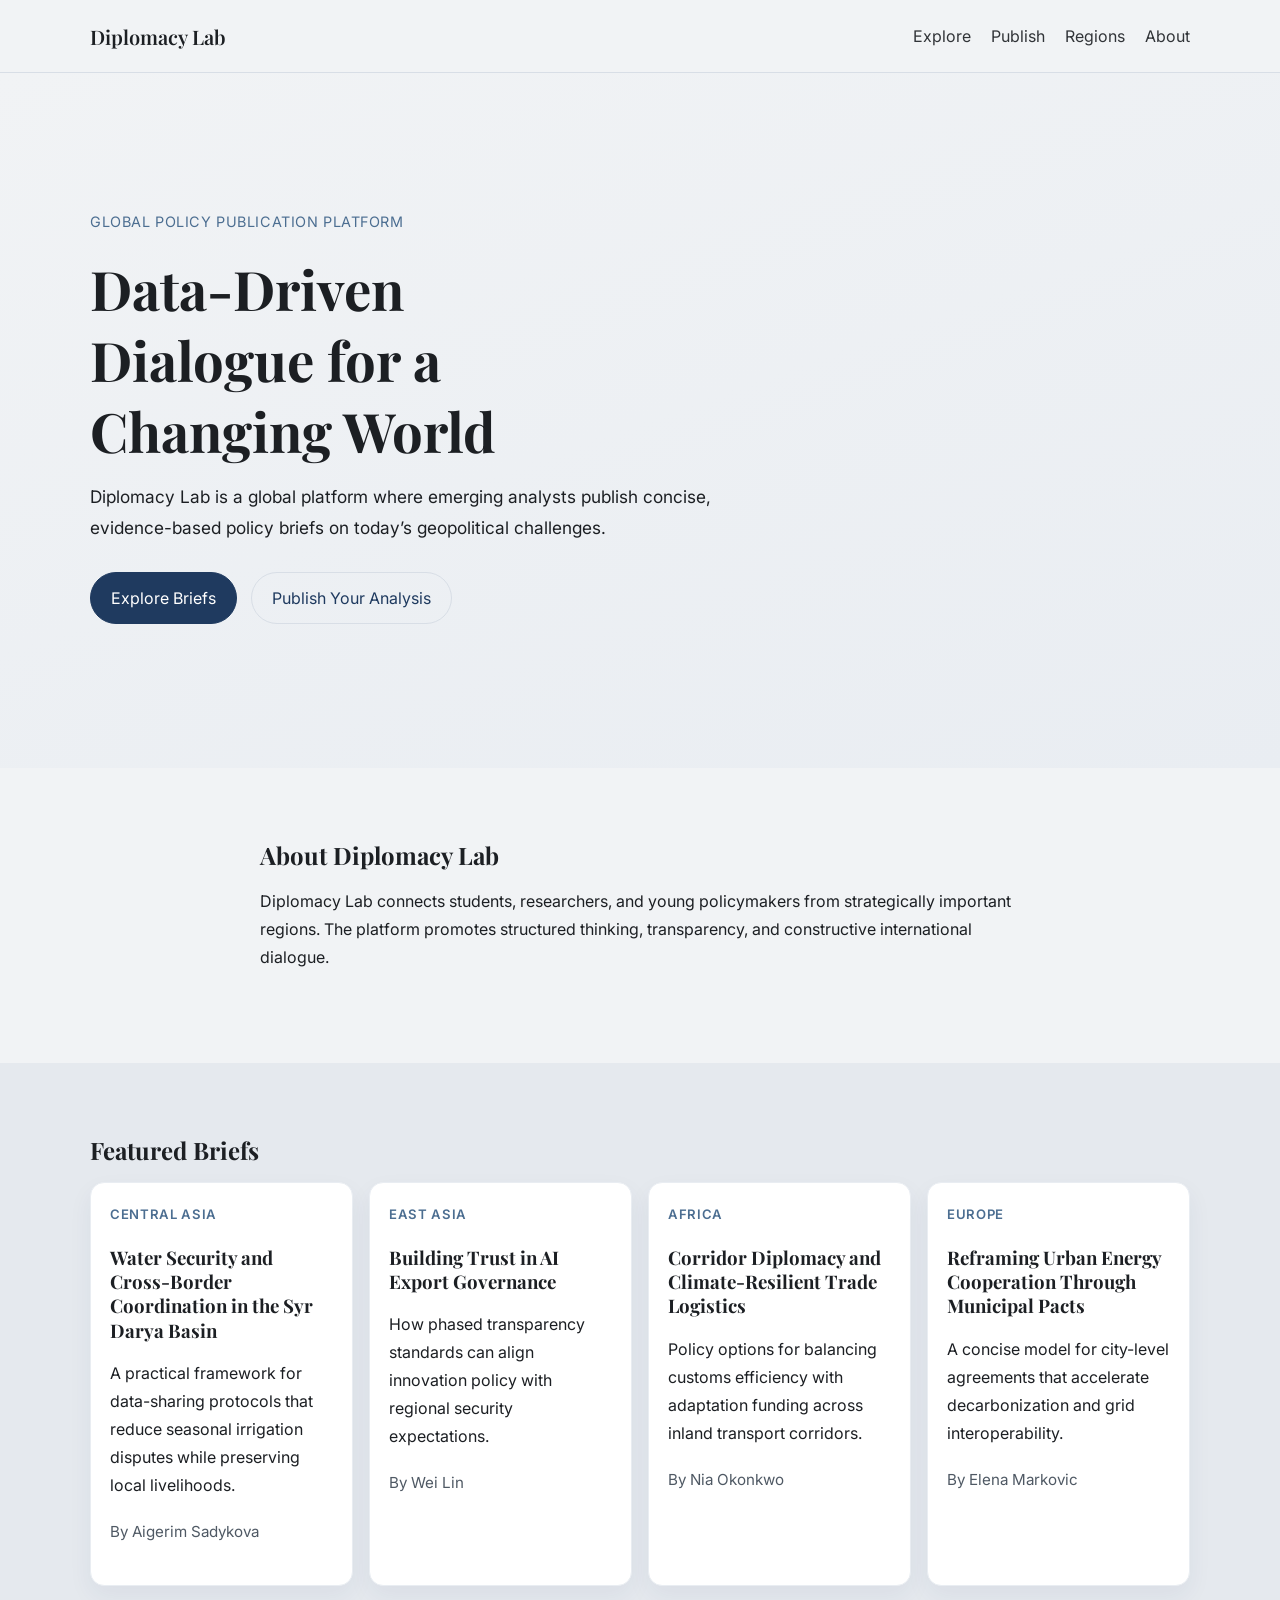
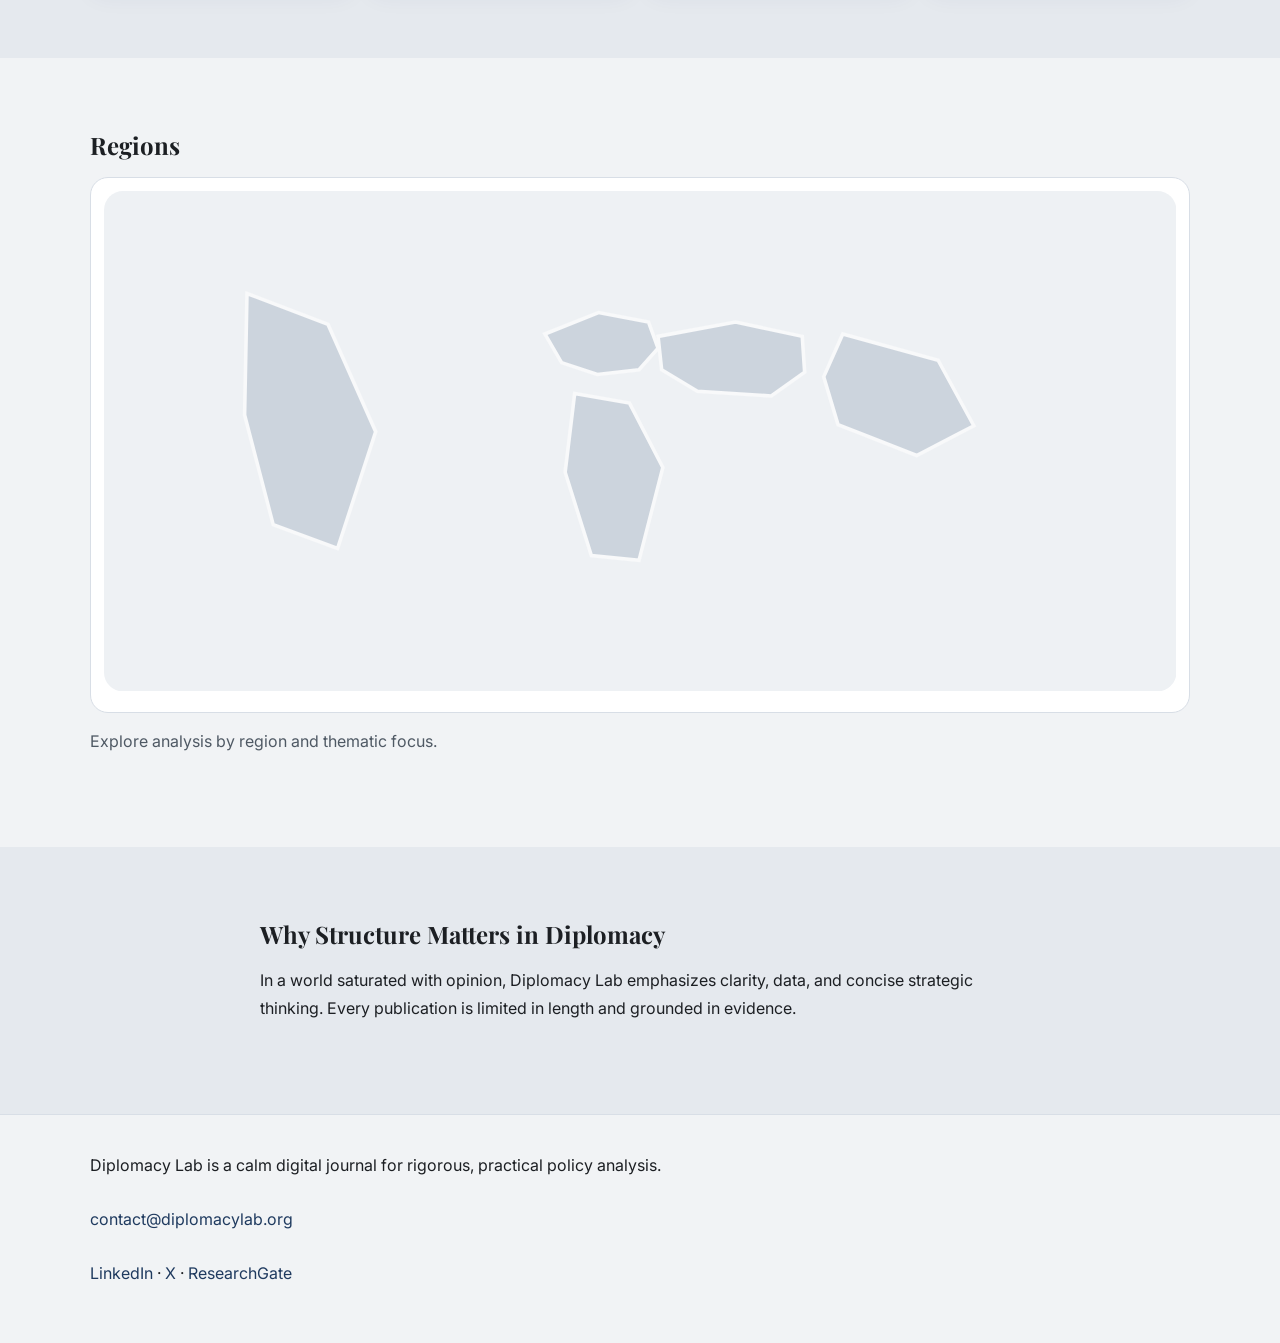
<file: index.html>
<!DOCTYPE html>
<html lang="en">
  <head>
    <meta charset="UTF-8" />
    <meta name="viewport" content="width=device-width, initial-scale=1.0" />
    <title>Diplomacy Lab | Data-Driven Dialogue</title>
    <link rel="preconnect" href="https://fonts.googleapis.com" />
    <link rel="preconnect" href="https://fonts.gstatic.com" crossorigin />
    <link
      href="https://fonts.googleapis.com/css2?family=Inter:wght@400;500;600&family=Playfair+Display:wght@500;600;700&display=swap"
      rel="stylesheet"
    />
    <link rel="stylesheet" href="style.css" />
  </head>
  <body>
    <header class="site-header">
      <nav class="nav container">
        <a href="index.html" class="brand">Diplomacy Lab</a>
        <button class="menu-toggle" aria-label="Toggle navigation">☰</button>
        <ul class="nav-links">
          <li><a href="#briefs">Explore</a></li>
          <li><a href="write.html">Publish</a></li>
          <li><a href="#regions">Regions</a></li>
          <li><a href="#about">About</a></li>
        </ul>
      </nav>
    </header>

    <main>
      <section class="hero section">
        <div class="container hero-inner">
          <p class="kicker">Global policy publication platform</p>
          <h1>Data-Driven Dialogue for a Changing World</h1>
          <p class="subtitle">
            Diplomacy Lab is a global platform where emerging analysts publish
            concise, evidence-based policy briefs on today’s geopolitical
            challenges.
          </p>
          <div class="cta-row">
            <a class="btn btn-primary" href="#briefs">Explore Briefs</a>
            <a class="btn btn-secondary" href="write.html">Publish Your Analysis</a>
          </div>
        </div>
      </section>

      <section id="about" class="section">
        <div class="container narrow">
          <h2>About Diplomacy Lab</h2>
          <p>
            Diplomacy Lab connects students, researchers, and young
            policymakers from strategically important regions. The platform
            promotes structured thinking, transparency, and constructive
            international dialogue.
          </p>
        </div>
      </section>

      <section id="briefs" class="section alt">
        <div class="container">
          <h2>Featured Briefs</h2>
          <div class="card-grid">
            <article class="brief-card">
              <p class="tag">Central Asia</p>
              <h3>Water Security and Cross-Border Coordination in the Syr Darya Basin</h3>
              <p>
                A practical framework for data-sharing protocols that reduce seasonal
                irrigation disputes while preserving local livelihoods.
              </p>
              <p class="author">By Aigerim Sadykova</p>
            </article>
            <article class="brief-card">
              <p class="tag">East Asia</p>
              <h3>Building Trust in AI Export Governance</h3>
              <p>
                How phased transparency standards can align innovation policy with
                regional security expectations.
              </p>
              <p class="author">By Wei Lin</p>
            </article>
            <article class="brief-card">
              <p class="tag">Africa</p>
              <h3>Corridor Diplomacy and Climate-Resilient Trade Logistics</h3>
              <p>
                Policy options for balancing customs efficiency with adaptation funding
                across inland transport corridors.
              </p>
              <p class="author">By Nia Okonkwo</p>
            </article>
            <article class="brief-card">
              <p class="tag">Europe</p>
              <h3>Reframing Urban Energy Cooperation Through Municipal Pacts</h3>
              <p>
                A concise model for city-level agreements that accelerate decarbonization
                and grid interoperability.
              </p>
              <p class="author">By Elena Markovic</p>
            </article>
          </div>
        </div>
      </section>

      <section id="regions" class="section">
        <div class="container">
          <h2>Regions</h2>
          <div class="map-wrap" aria-label="Interactive regional map">
            <svg viewBox="0 0 900 420" role="img" aria-labelledby="mapTitle">
              <title id="mapTitle">Stylized world regions map</title>
              <rect x="0" y="0" width="900" height="420" rx="16" class="map-bg" />
              <path class="region" data-region="Europe" d="M370 120l45-18 42 8 8 22-16 18-35 4-30-10z"/>
              <path class="region" data-region="Africa" d="M395 170l46 8 28 54-20 78-40-4-22-70z"/>
              <path class="region" data-region="Central Asia" d="M465 122l65-12 56 12 2 30-28 20-62-4-30-18z"/>
              <path class="region" data-region="East Asia" d="M620 120l80 22 30 55-48 25-66-26-12-40z"/>
              <path class="region" data-region="Americas" d="M120 86l68 26 40 90-32 98-54-20-24-92z"/>
            </svg>
          </div>
          <p class="map-note">Explore analysis by region and thematic focus.</p>
        </div>
      </section>

      <section class="section alt">
        <div class="container narrow">
          <h2>Why Structure Matters in Diplomacy</h2>
          <p>
            In a world saturated with opinion, Diplomacy Lab emphasizes clarity,
            data, and concise strategic thinking. Every publication is limited in
            length and grounded in evidence.
          </p>
        </div>
      </section>
    </main>

    <footer class="site-footer">
      <div class="container footer-grid">
        <p>
          Diplomacy Lab is a calm digital journal for rigorous, practical policy
          analysis.
        </p>
        <p><a href="mailto:contact@diplomacylab.org">contact@diplomacylab.org</a></p>
        <p class="socials"><a href="#">LinkedIn</a> · <a href="#">X</a> · <a href="#">ResearchGate</a></p>
      </div>
    </footer>

    <script src="script.js"></script>
  </body>
</html>
</file>
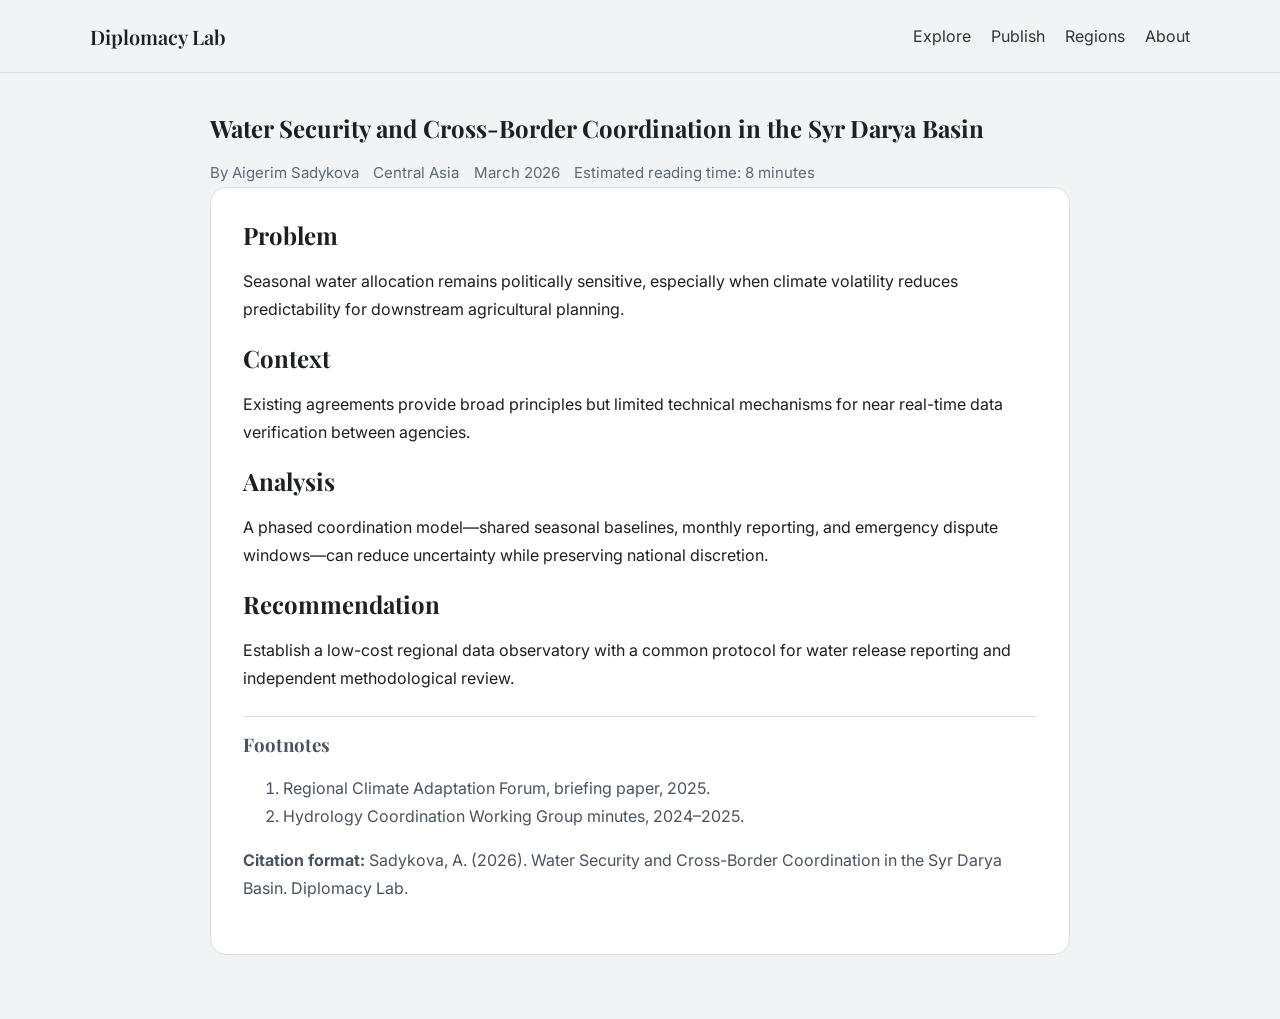
<file: article.html>
<!DOCTYPE html>
<html lang="en">
  <head>
    <meta charset="UTF-8" />
    <meta name="viewport" content="width=device-width, initial-scale=1.0" />
    <title>Policy Brief | Diplomacy Lab</title>
    <link rel="preconnect" href="https://fonts.googleapis.com" />
    <link rel="preconnect" href="https://fonts.gstatic.com" crossorigin />
    <link href="https://fonts.googleapis.com/css2?family=Inter:wght@400;500;600&family=Playfair+Display:wght@500;600;700&display=swap" rel="stylesheet" />
    <link rel="stylesheet" href="style.css" />
  </head>
  <body>
    <header class="site-header">
      <nav class="nav container">
        <a href="index.html" class="brand">Diplomacy Lab</a>
        <ul class="nav-links">
          <li><a href="index.html#briefs">Explore</a></li>
          <li><a href="write.html">Publish</a></li>
          <li><a href="index.html#regions">Regions</a></li>
          <li><a href="index.html#about">About</a></li>
        </ul>
      </nav>
    </header>

    <main class="page-wrap">
      <article>
        <h1>Water Security and Cross-Border Coordination in the Syr Darya Basin</h1>
        <div class="meta">
          <span>By Aigerim Sadykova</span>
          <span>Central Asia</span>
          <span>March 2026</span>
          <span>Estimated reading time: 8 minutes</span>
        </div>

        <section class="content">
          <h2>Problem</h2>
          <p>
            Seasonal water allocation remains politically sensitive, especially
            when climate volatility reduces predictability for downstream
            agricultural planning.
          </p>

          <h2>Context</h2>
          <p>
            Existing agreements provide broad principles but limited technical
            mechanisms for near real-time data verification between agencies.
          </p>

          <h2>Analysis</h2>
          <p>
            A phased coordination model—shared seasonal baselines, monthly
            reporting, and emergency dispute windows—can reduce uncertainty while
            preserving national discretion.
          </p>

          <h2>Recommendation</h2>
          <p>
            Establish a low-cost regional data observatory with a common protocol
            for water release reporting and independent methodological review.
          </p>

          <section class="footnotes">
            <h3>Footnotes</h3>
            <ol>
              <li>Regional Climate Adaptation Forum, briefing paper, 2025.</li>
              <li>Hydrology Coordination Working Group minutes, 2024–2025.</li>
            </ol>
            <p><strong>Citation format:</strong> Sadykova, A. (2026). Water Security and Cross-Border Coordination in the Syr Darya Basin. Diplomacy Lab.</p>
          </section>
        </section>
      </article>
    </main>

    <script src="script.js"></script>
  </body>
</html>
</file>
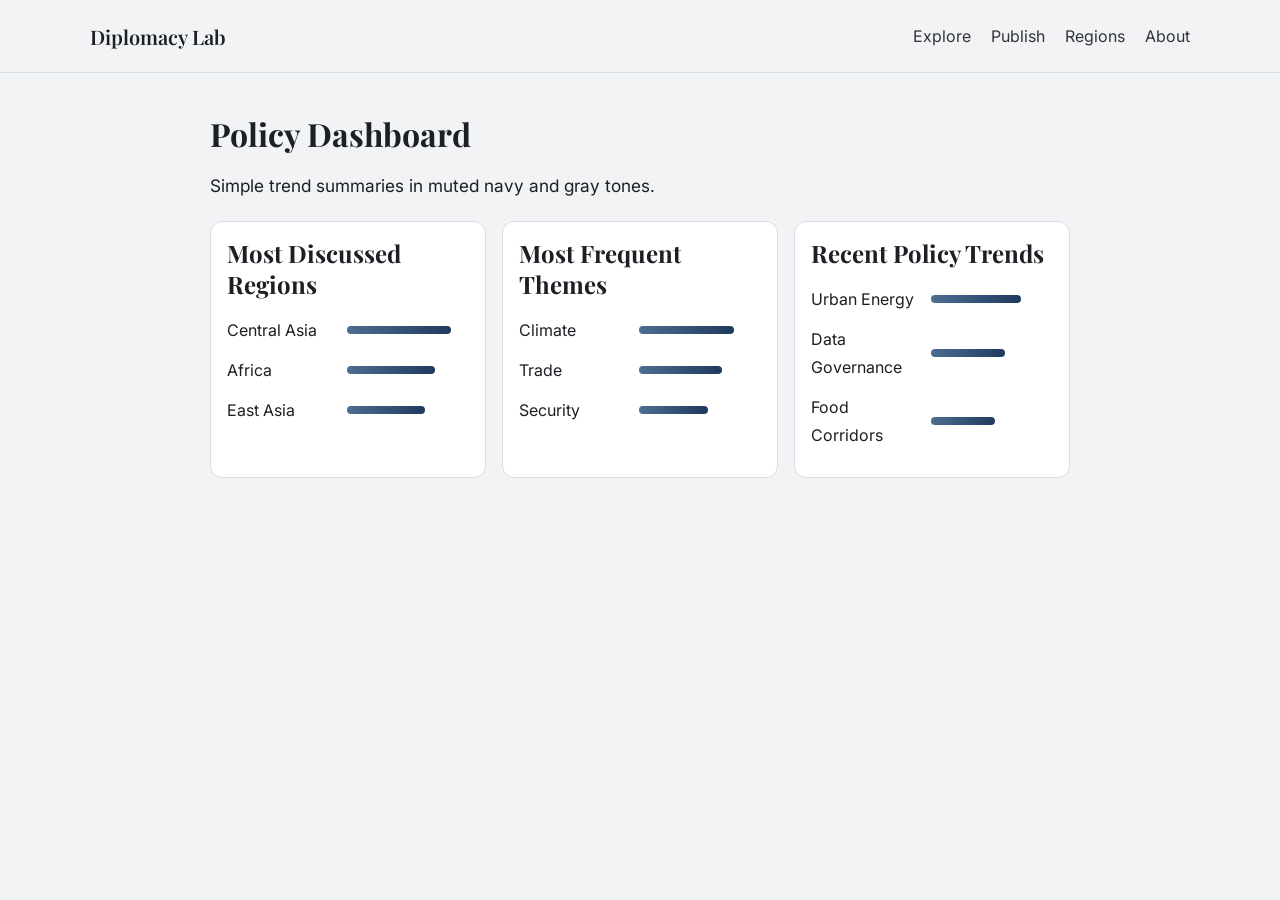
<file: dashboard.html>
<!DOCTYPE html>
<html lang="en">
  <head>
    <meta charset="UTF-8" />
    <meta name="viewport" content="width=device-width, initial-scale=1.0" />
    <title>Policy Dashboard | Diplomacy Lab</title>
    <link rel="preconnect" href="https://fonts.googleapis.com" />
    <link rel="preconnect" href="https://fonts.gstatic.com" crossorigin />
    <link href="https://fonts.googleapis.com/css2?family=Inter:wght@400;500;600&family=Playfair+Display:wght@500;600;700&display=swap" rel="stylesheet" />
    <link rel="stylesheet" href="style.css" />
  </head>
  <body>
    <header class="site-header">
      <nav class="nav container">
        <a href="index.html" class="brand">Diplomacy Lab</a>
        <ul class="nav-links">
          <li><a href="index.html#briefs">Explore</a></li>
          <li><a href="write.html">Publish</a></li>
          <li><a href="index.html#regions">Regions</a></li>
          <li><a href="index.html#about">About</a></li>
        </ul>
      </nav>
    </header>

    <main class="page-wrap">
      <h1>Policy Dashboard</h1>
      <p class="subtitle">Simple trend summaries in muted navy and gray tones.</p>

      <section class="dashboard-grid">
        <article class="chart">
          <h2>Most Discussed Regions</h2>
          <div class="bar"><span>Central Asia</span><span style="width:85%"></span></div>
          <div class="bar"><span>Africa</span><span style="width:72%"></span></div>
          <div class="bar"><span>East Asia</span><span style="width:64%"></span></div>
        </article>

        <article class="chart">
          <h2>Most Frequent Themes</h2>
          <div class="bar"><span>Climate</span><span style="width:78%"></span></div>
          <div class="bar"><span>Trade</span><span style="width:68%"></span></div>
          <div class="bar"><span>Security</span><span style="width:57%"></span></div>
        </article>

        <article class="chart">
          <h2>Recent Policy Trends</h2>
          <div class="bar"><span>Urban Energy</span><span style="width:74%"></span></div>
          <div class="bar"><span>Data Governance</span><span style="width:61%"></span></div>
          <div class="bar"><span>Food Corridors</span><span style="width:53%"></span></div>
        </article>
      </section>
    </main>

    <script src="script.js"></script>
  </body>
</html>
</file>
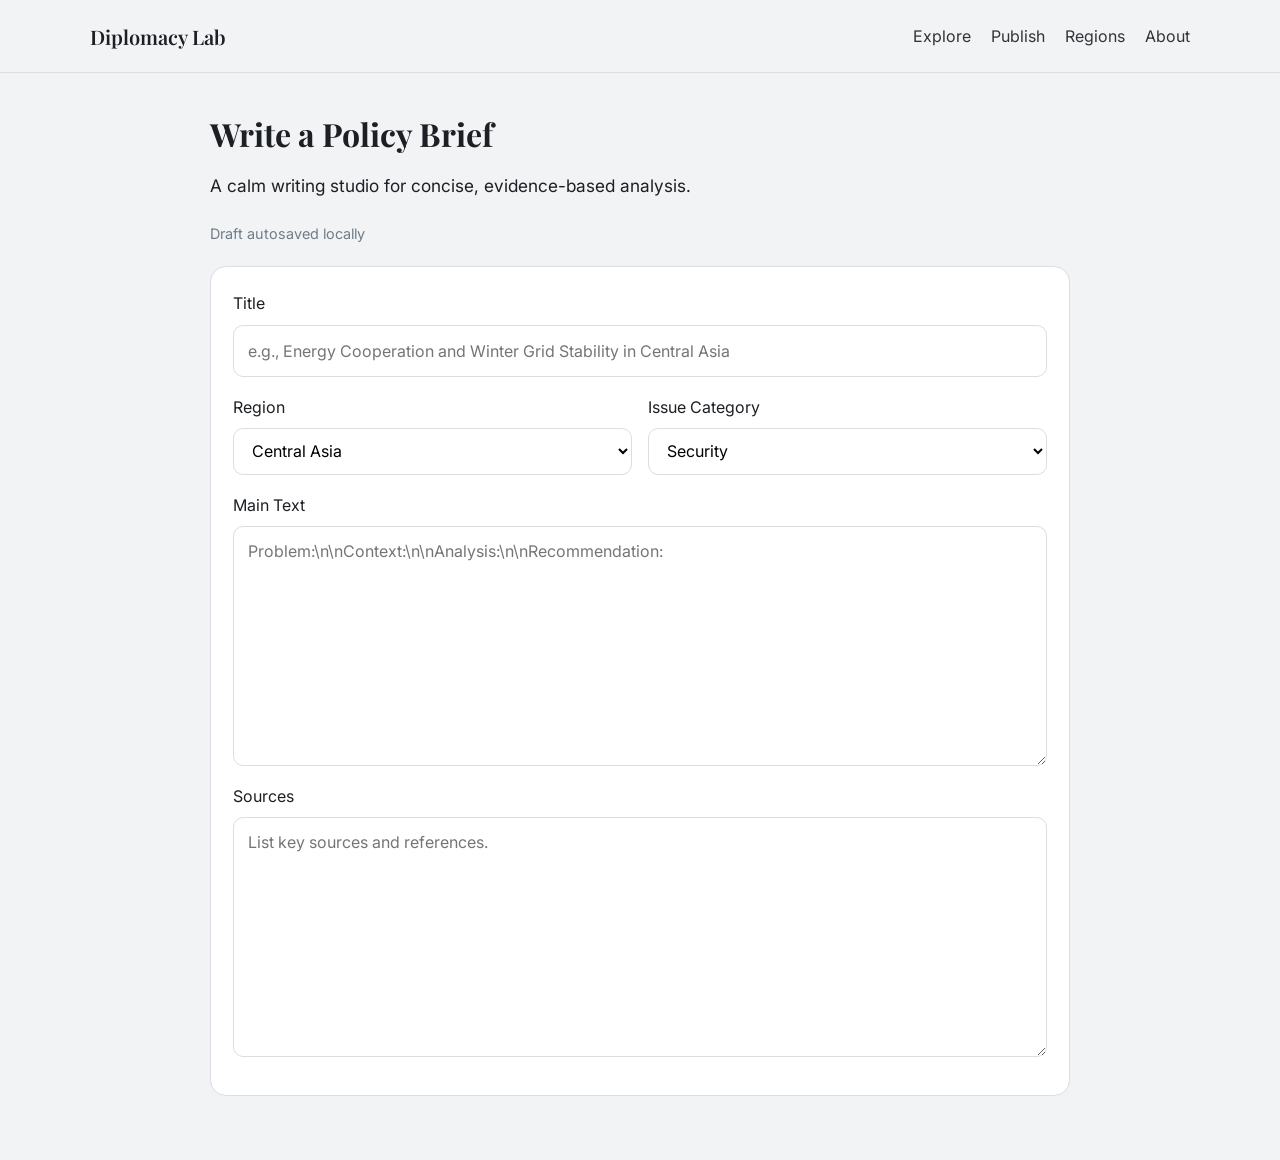
<file: write.html>
<!DOCTYPE html>
<html lang="en">
  <head>
    <meta charset="UTF-8" />
    <meta name="viewport" content="width=device-width, initial-scale=1.0" />
    <title>Publish Analysis | Diplomacy Lab</title>
    <link rel="preconnect" href="https://fonts.googleapis.com" />
    <link rel="preconnect" href="https://fonts.gstatic.com" crossorigin />
    <link href="https://fonts.googleapis.com/css2?family=Inter:wght@400;500;600&family=Playfair+Display:wght@500;600;700&display=swap" rel="stylesheet" />
    <link rel="stylesheet" href="style.css" />
  </head>
  <body>
    <header class="site-header">
      <nav class="nav container">
        <a href="index.html" class="brand">Diplomacy Lab</a>
        <ul class="nav-links">
          <li><a href="index.html#briefs">Explore</a></li>
          <li><a href="write.html">Publish</a></li>
          <li><a href="index.html#regions">Regions</a></li>
          <li><a href="index.html#about">About</a></li>
        </ul>
      </nav>
    </header>

    <main class="page-wrap">
      <h1>Write a Policy Brief</h1>
      <p class="subtitle">A calm writing studio for concise, evidence-based analysis.</p>
      <p class="autosave">Draft autosaved locally</p>

      <form class="form">
        <label class="field">
          <span>Title</span>
          <input type="text" placeholder="e.g., Energy Cooperation and Winter Grid Stability in Central Asia" />
        </label>

        <div class="dashboard-grid">
          <label class="field">
            <span>Region</span>
            <select>
              <option>Central Asia</option>
              <option>East Asia</option>
              <option>Africa</option>
              <option>Europe</option>
            </select>
          </label>

          <label class="field">
            <span>Issue Category</span>
            <select>
              <option>Security</option>
              <option>Climate</option>
              <option>Trade</option>
              <option>Digital Governance</option>
            </select>
          </label>
        </div>

        <label class="field">
          <span>Main Text</span>
          <textarea id="analysis" placeholder="Problem:\n\nContext:\n\nAnalysis:\n\nRecommendation:"></textarea>
        </label>

        <label class="field">
          <span>Sources</span>
          <textarea placeholder="List key sources and references."></textarea>
        </label>
      </form>
    </main>

    <script src="script.js"></script>
  </body>
</html>
</file>
<file: style.css>
:root {
  --bg: #f1f3f5;
  --bg-alt: #e5e9ee;
  --text: #1c1f23;
  --accent: #1f3a5f;
  --accent-soft: #4c6e91;
  --card: #ffffff;
  --border: #d8dee6;
  --shadow: 0 10px 24px rgba(31, 58, 95, 0.06);
}

* {
  box-sizing: border-box;
}

body {
  margin: 0;
  font-family: Inter, system-ui, -apple-system, sans-serif;
  color: var(--text);
  background: var(--bg);
  line-height: 1.75;
}

a {
  color: var(--accent);
  text-decoration: none;
}

h1,
h2,
h3 {
  font-family: "Playfair Display", Georgia, serif;
  line-height: 1.3;
  margin: 0 0 1rem;
}

p {
  margin: 0 0 1.25rem;
}

.container {
  width: min(1100px, calc(100% - 2.5rem));
  margin-inline: auto;
}

.narrow {
  width: min(760px, 100%);
}

.site-header {
  position: sticky;
  top: 0;
  z-index: 10;
  border-bottom: 1px solid var(--border);
  backdrop-filter: blur(6px);
  background: rgba(241, 243, 245, 0.94);
}

.nav {
  display: flex;
  align-items: center;
  justify-content: space-between;
  min-height: 72px;
}

.brand {
  font-family: "Playfair Display", Georgia, serif;
  font-weight: 600;
  font-size: 1.25rem;
  color: var(--text);
}

.nav-links {
  list-style: none;
  display: flex;
  gap: 1.25rem;
  margin: 0;
  padding: 0;
}

.nav-links a {
  color: var(--text);
  opacity: 0.9;
}

.menu-toggle {
  display: none;
  border: 0;
  background: transparent;
  font-size: 1.25rem;
}

.section {
  padding: 4.5rem 0;
}

.alt {
  background: var(--bg-alt);
}

.hero {
  background: linear-gradient(160deg, #f1f3f5 0%, #e9edf2 100%);
}

.hero-inner {
  padding: 4rem 0 4.5rem;
}

.kicker {
  color: var(--accent-soft);
  font-size: 0.9rem;
  letter-spacing: 0.04em;
  text-transform: uppercase;
}

.hero h1 {
  font-size: clamp(2rem, 5vw, 3.4rem);
  max-width: 14ch;
}

.subtitle {
  max-width: 62ch;
  font-size: 1.08rem;
}

.cta-row {
  display: flex;
  flex-wrap: wrap;
  gap: 0.85rem;
  margin-top: 1.8rem;
}

.btn {
  display: inline-block;
  border-radius: 999px;
  padding: 0.7rem 1.25rem;
  border: 1px solid var(--border);
  transition: transform 150ms ease, box-shadow 150ms ease, background-color 150ms;
}

.btn:hover {
  transform: translateY(-1px);
  box-shadow: 0 7px 14px rgba(28, 31, 35, 0.1);
}

.btn-primary {
  background: var(--accent);
  border-color: var(--accent);
  color: #fff;
}

.btn-secondary {
  background: transparent;
  color: var(--accent);
}

.card-grid {
  display: grid;
  gap: 1rem;
  grid-template-columns: repeat(auto-fit, minmax(230px, 1fr));
}

.brief-card {
  background: var(--card);
  border-radius: 14px;
  padding: 1.2rem;
  box-shadow: var(--shadow);
  border: 1px solid #e9edf2;
  transition: transform 170ms ease, box-shadow 170ms ease;
}

.brief-card:hover {
  transform: translateY(-3px);
  box-shadow: 0 16px 28px rgba(31, 58, 95, 0.09);
}

.tag {
  color: var(--accent-soft);
  font-size: 0.82rem;
  font-weight: 600;
  text-transform: uppercase;
  letter-spacing: 0.05em;
}

.author {
  margin-top: auto;
  color: #4f5964;
  font-size: 0.95rem;
}

.map-wrap {
  background: #fff;
  border: 1px solid var(--border);
  border-radius: 18px;
  padding: 0.8rem;
}

.map-bg {
  fill: #eef1f4;
}

.region {
  fill: #ccd4dd;
  stroke: #f8f9fa;
  stroke-width: 3;
  transition: fill 170ms ease;
  cursor: pointer;
}

.region:hover,
.region:focus {
  fill: var(--accent);
}

.map-note {
  color: #4f5964;
  margin-top: 0.9rem;
}

.site-footer {
  border-top: 1px solid var(--border);
  padding: 2.2rem 0;
}

.footer-grid {
  display: grid;
  gap: 0.4rem;
}

.page-wrap {
  width: min(860px, calc(100% - 2rem));
  margin: 2.5rem auto 4rem;
}

.meta {
  color: #5d6975;
  display: flex;
  flex-wrap: wrap;
  gap: 0.9rem;
  font-size: 0.94rem;
}

.content {
  background: #fff;
  border: 1px solid var(--border);
  border-radius: 16px;
  padding: 2rem;
}

.footnotes {
  padding-top: 1rem;
  border-top: 1px solid var(--border);
  margin-top: 1.5rem;
  color: #495360;
}

.form {
  background: #fff;
  border: 1px solid var(--border);
  border-radius: 16px;
  padding: 1.4rem;
}

.field {
  display: grid;
  gap: 0.45rem;
  margin-bottom: 1rem;
}

input,
select,
textarea {
  border: 1px solid var(--border);
  border-radius: 10px;
  padding: 0.7rem 0.85rem;
  font: inherit;
  background: #fff;
}

textarea {
  min-height: 240px;
  line-height: 1.7;
}

.autosave {
  color: #6f7d89;
  font-size: 0.9rem;
}

.dashboard-grid {
  display: grid;
  grid-template-columns: repeat(auto-fit, minmax(220px, 1fr));
  gap: 1rem;
}

.chart {
  border: 1px solid var(--border);
  border-radius: 12px;
  background: #fff;
  padding: 1rem;
}

.bar {
  display: grid;
  grid-template-columns: 110px 1fr;
  gap: 0.6rem;
  align-items: center;
  margin-bottom: 0.75rem;
}

.bar span:last-child {
  height: 0.5rem;
  background: linear-gradient(90deg, var(--accent-soft), var(--accent));
  border-radius: 99px;
}

@media (max-width: 760px) {
  .menu-toggle {
    display: block;
  }

  .nav-links {
    display: none;
    position: absolute;
    top: 72px;
    right: 1.25rem;
    background: #fff;
    border: 1px solid var(--border);
    border-radius: 10px;
    padding: 0.8rem;
    flex-direction: column;
    min-width: 160px;
  }

  .nav-links.open {
    display: flex;
  }

  .section {
    padding: 3.4rem 0;
  }

  .content {
    padding: 1.2rem;
  }
}
</file>
